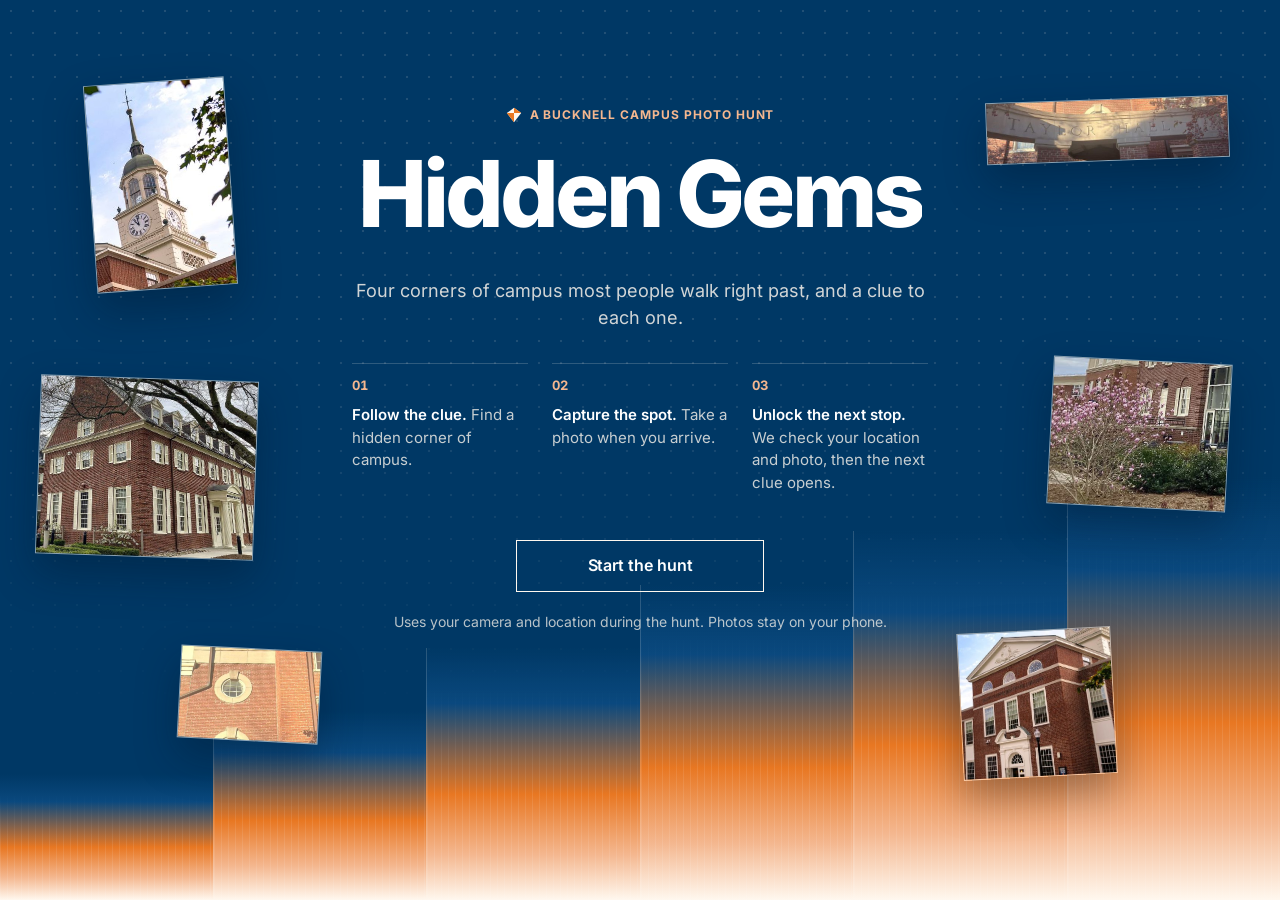
<file: index.html>
<!doctype html>
<html lang="en">
<head>
  <meta charset="utf-8">
  <meta name="viewport" content="width=device-width, initial-scale=1, viewport-fit=cover">
  <title>Hidden Gems · Bucknell</title>
  <meta name="description" content="A photo scavenger hunt to the corners of Bucknell most people walk past.">
  <meta name="theme-color" content="#003865">
  <link rel="manifest" href="manifest.webmanifest">
  <link rel="icon" href="icons/icon.svg" type="image/svg+xml">
  <link rel="apple-touch-icon" href="icons/icon-180.png">
  <meta name="apple-mobile-web-app-capable" content="yes">
  <meta name="mobile-web-app-capable" content="yes">
  <meta name="apple-mobile-web-app-status-bar-style" content="black-translucent">
  <meta name="apple-mobile-web-app-title" content="Hidden Gems">
  <link rel="preload" href="fonts/inter-latin-wght-normal.woff2" as="font" type="font/woff2" crossorigin>
  <link rel="stylesheet" href="styles.css">
  <script src="vendor/tf.min.js" defer></script>
  <script src="app.js" type="module"></script>
</head>
<body>
  <div class="judge-badge" id="judge-badge" hidden>Judge mode</div>

  <!-- Intro -->
  <section class="screen screen-intro" id="screen-intro">
    <div class="intro-bg" aria-hidden="true">
      <div class="dots"></div>
      <div class="bars">
        <i style="--h:14%; --p:0s"></i><i style="--h:21%; --p:-1.2s"></i><i style="--h:28%; --p:-2.4s"></i>
        <i style="--h:35%; --p:-3.6s"></i><i style="--h:41%; --p:-4.8s"></i><i style="--h:47%; --p:-6s"></i>
      </div>
    </div>
    <div class="floats" aria-hidden="true">
      <img class="float f1" src="images/float/library-tower.jpg" width="268" height="397" alt="">
      <img class="float f2" src="images/float/hildreth.jpg" width="640" height="525" alt="">
      <img class="float f3" src="images/float/taylor-arch.jpg" width="640" height="160" alt="">
      <img class="float f4" src="images/float/magnolia.jpg" width="480" height="396" alt="">
      <img class="float f5" src="images/float/taylor-window.jpg" width="504" height="330" alt="">
      <img class="float f6" src="images/float/library-front.jpg" width="415" height="398" alt="">
    </div>
    <div class="intro-copy">
      <p class="eyebrow brand">
        <svg class="mark" viewBox="0 0 20 20" aria-hidden="true"><path d="M10 1 19 7.5 10 19 1 7.5Z" fill="#fff8ef"/><path d="M10 1 19 7.5H10Z M1 7.5H10V19Z" fill="#e87722"/></svg>
        A Bucknell campus photo hunt
      </p>
      <h1 id="intro-title">Hidden Gems</h1>
      <p class="lede"><span id="stop-count">Four</span> corners of campus most people walk right past, and a clue to each one.</p>
      <ol class="how">
        <li><span class="num">01</span><p><strong>Follow the clue.</strong> Find a hidden corner of campus.</p></li>
        <li><span class="num">02</span><p><strong>Capture the spot.</strong> Take a photo when you arrive.</p></li>
        <li><span class="num">03</span><p><strong>Unlock the next stop.</strong> We check your location and photo, then the next clue opens.</p></li>
      </ol>
      <div class="intro-actions">
        <button class="btn btn-primary magnetic" id="btn-resume" hidden>Continue your hunt</button>
        <button class="btn btn-primary magnetic" id="btn-start">Start the hunt</button>
        <p class="fineprint">Uses your camera and location during the hunt. Photos stay on your phone.</p>
      </div>
    </div>
  </section>

  <!-- Clue -->
  <section class="screen screen-clue" id="screen-clue" hidden>
    <header class="topbar">
      <div class="facets" id="facets" aria-label="Progress"></div>
      <p class="counter" id="clue-counter"></p>
    </header>
    <article class="card clue-card">
      <p class="eyebrow">Clue</p>
      <p class="clue-text" id="clue-text"></p>
      <div class="hints" id="hints"></div>
      <button class="btn btn-link" id="btn-hint">Need a hint?</button>
    </article>
    <div class="heat" id="heat" aria-live="polite">
      <div class="heat-bar"><i></i><i></i><i></i><i></i><i></i></div>
      <p class="heat-label" id="heat-label">Finding your location…</p>
    </div>
    <div class="actions sticky">
      <label class="btn btn-primary btn-camera" for="photo-input">
        <svg viewBox="0 0 24 24" aria-hidden="true"><path d="M9 4 7.2 6H4a2 2 0 0 0-2 2v10a2 2 0 0 0 2 2h16a2 2 0 0 0 2-2V8a2 2 0 0 0-2-2h-3.2L15 4H9Zm3 4.5a4.5 4.5 0 1 1 0 9 4.5 4.5 0 0 1 0-9Zm0 2a2.5 2.5 0 1 0 0 5 2.5 2.5 0 0 0 0-5Z"/></svg>
        I'm here — take the photo
      </label>
      <input type="file" id="photo-input" accept="image/*" capture="environment" hidden>
    </div>
  </section>

  <!-- Checking / result -->
  <section class="screen screen-check" id="screen-check" hidden>
    <div class="photo-frame">
      <img id="check-photo" alt="Your photo">
      <div class="scan" id="scan"></div>
    </div>
    <ul class="checks">
      <li id="check-loc"><span class="dot"></span><div><strong>Location</strong><small></small></div></li>
      <li id="check-img"><span class="dot"></span><div><strong>Photo match</strong><small></small></div></li>
    </ul>
    <div class="result" id="result" hidden>
      <h2 id="result-title"></h2>
      <p id="result-body"></p>
      <div class="actions">
        <label class="btn btn-primary" for="photo-input" id="btn-retry">Try another photo</label>
        <button class="btn btn-ghost" id="btn-back">Back to the clue</button>
        <button class="btn btn-ghost" id="btn-keep" hidden>Keep this photo &amp; move on</button>
      </div>
    </div>
  </section>

  <!-- Found -->
  <section class="screen screen-found" id="screen-found" hidden>
    <header class="found-head">
      <p class="eyebrow" id="found-counter"></p>
      <h2 id="found-name"></h2>
    </header>
    <img class="found-photo" id="found-photo" alt="">
    <div class="card fact">
      <p class="eyebrow">Hidden fact</p>
      <p id="found-fact"></p>
    </div>
    <div class="actions">
      <button class="btn btn-primary" id="btn-next">Next clue</button>
    </div>
  </section>

  <!-- Album -->
  <section class="screen screen-album" id="screen-album" hidden>
    <canvas class="confetti" id="confetti" aria-hidden="true"></canvas>
    <p class="eyebrow">Hunt complete</p>
    <h1>Your Hidden Gems</h1>
    <p class="lede" id="album-summary"></p>
    <div class="album-grid" id="album-grid"></div>
    <div class="actions">
      <button class="btn btn-primary" id="btn-share" disabled>Preparing your album…</button>
      <button class="btn btn-ghost" id="btn-reset">Play again</button>
    </div>
  </section>

  <!-- Location notice: shown before play when location isn't on yet -->
  <div class="gate" id="loc-gate" role="dialog" aria-modal="true" aria-labelledby="gate-title" hidden>
    <div class="gate-panel">
      <p class="eyebrow">Before you start</p>
      <h2 id="gate-title">Turn on location</h2>
      <p class="gate-body">Hidden Gems checks that you're really at each stop. With location on, the heat meter guides you and your photos match more easily.</p>
      <p class="gate-status" id="gate-status" aria-live="polite" hidden></p>
      <div class="gate-help" id="gate-help" hidden></div>
      <p class="gate-fallback" id="gate-fallback">No location? You can still play. We'll check your photos only, and they need a closer match.</p>
      <div class="gate-actions">
        <button class="btn btn-primary" id="gate-primary">Turn on location</button>
        <button class="btn btn-ghost" id="gate-skip">Got it, check my photos only</button>
      </div>
    </div>
  </div>

  <div class="toast" id="toast" role="status" hidden></div>
</body>
</html>
</file>
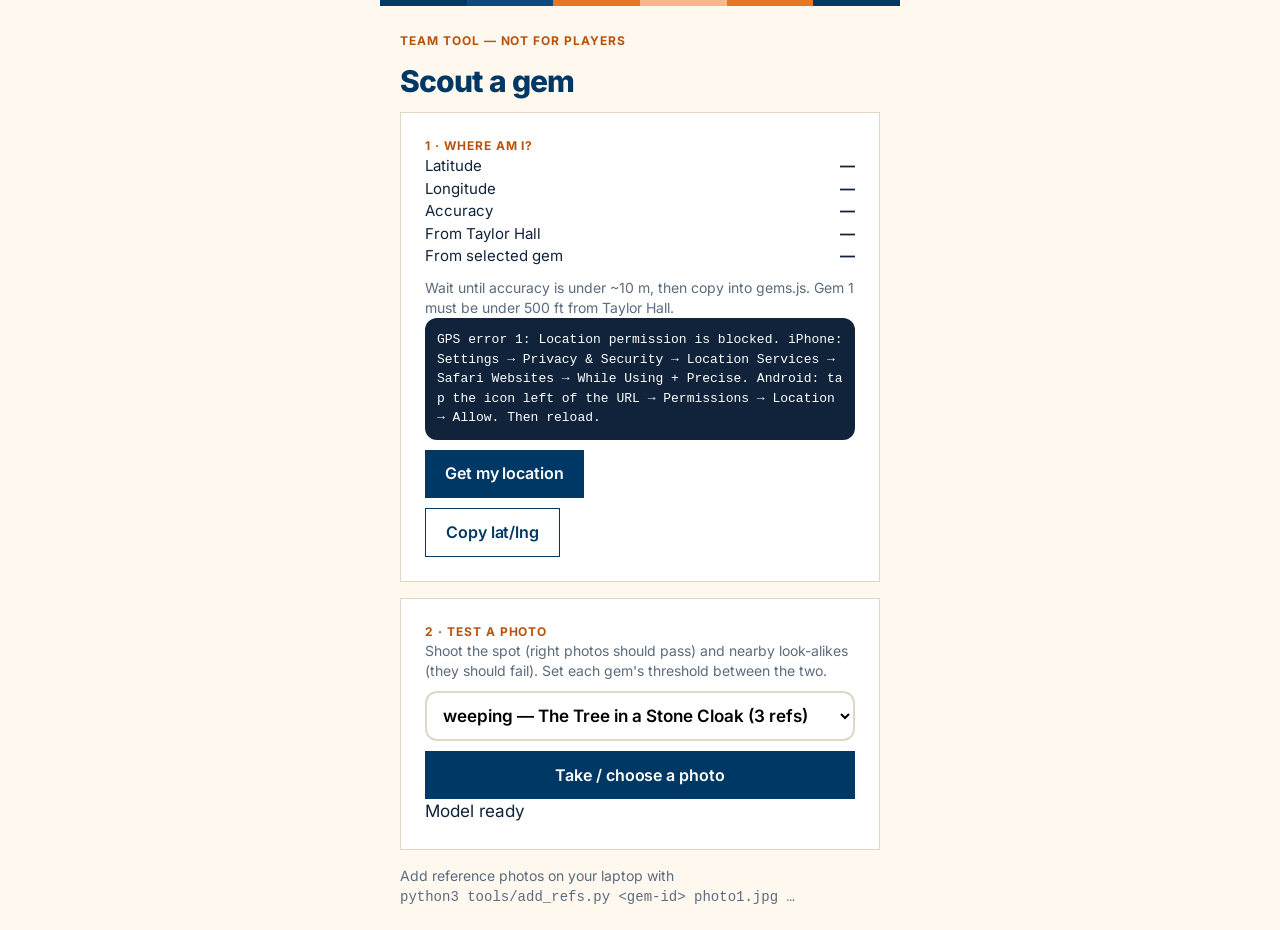
<file: tools/scout.html>
<!doctype html>
<html lang="en">
<head>
  <meta charset="utf-8">
  <meta name="viewport" content="width=device-width, initial-scale=1">
  <title>Hidden Gems · Scout</title>
  <link rel="stylesheet" href="../styles.css">
  <style>
    .screen { gap: 16px; }
    .row { display: flex; justify-content: space-between; gap: 12px; font-size: 15px; }
    .row b { font-variant-numeric: tabular-nums; }
    pre { margin: 0; padding: 12px; background: #10233a; color: #fff; border-radius: 12px; font-size: 13px; white-space: pre-wrap; word-break: break-all; }
    table { width: 100%; border-collapse: collapse; font-size: 15px; }
    td, th { padding: 8px 6px; border-bottom: 1px solid var(--line); text-align: left; font-variant-numeric: tabular-nums; }
    .pass { color: var(--ok); font-weight: 800; }
    .fail { color: var(--bad); font-weight: 800; }
    .preview { width: 100%; border-radius: 12px; display: block; }
    select { font: 600 17px var(--sans); padding: 12px; border-radius: 12px; border: 2px solid var(--line); background: #fff; }
  </style>
  <script src="../vendor/tf.min.js" defer></script>
</head>
<body>
  <section class="screen">
    <p class="eyebrow">Team tool — not for players</p>
    <h2>Scout a gem</h2>

    <div class="card">
      <p class="eyebrow">1 · Where am I?</p>
      <div class="row"><span>Latitude</span><b id="lat">—</b></div>
      <div class="row"><span>Longitude</span><b id="lng">—</b></div>
      <div class="row"><span>Accuracy</span><b id="acc">—</b></div>
      <div class="row"><span>From Taylor Hall</span><b id="taylor">—</b></div>
      <div class="row"><span>From selected gem</span><b id="fromgem">—</b></div>
      <p class="fineprint" style="text-align:left;margin-top:10px">Wait until accuracy is under ~10 m, then copy into gems.js. Gem 1 must be under 500 ft from Taylor Hall.</p>
      <pre id="snippet">waiting for GPS…</pre>
      <button class="btn btn-primary" id="gps" style="margin-top:10px">Get my location</button>
      <button class="btn btn-ghost" id="copy" style="margin-top:10px">Copy lat/lng</button>
    </div>

    <div class="card">
      <p class="eyebrow">2 · Test a photo</p>
      <p class="fineprint" style="text-align:left">Shoot the spot (right photos should pass) and nearby look-alikes (they should fail). Set each gem's threshold between the two.</p>
      <select id="gem" style="width:100%;margin:10px 0"></select>
      <label class="btn btn-primary" for="file">Take / choose a photo</label>
      <input type="file" id="file" accept="image/*" capture="environment" hidden>
      <p class="model-status" id="status">Loading model…</p>
      <img class="preview" id="preview" alt="" hidden>
      <table id="scores" hidden>
        <thead><tr><th>Gem</th><th>Score</th><th>Need</th><th></th></tr></thead>
        <tbody></tbody>
      </table>
      <button class="btn btn-ghost" id="share" style="margin-top:10px" hidden>Send this photo to my laptop</button>
    </div>

    <p class="fineprint">Add reference photos on your laptop with<br><code>python3 tools/add_refs.py &lt;gem-id&gt; photo1.jpg …</code></p>
  </section>

  <script type="module">
    import { GEMS, HUNT } from '../gems.js';
    import { distanceM } from '../geo.js';
    import { loadModel, loadImage, embedImage, scorePhoto } from '../vision.js';
    import { shareOrDownload } from '../album.js';

    const $ = (id) => document.getElementById(id);
    let fix = null, lastFile = null;

    for (const g of GEMS) {
      const o = document.createElement('option');
      o.value = g.id;
      o.textContent = `${g.id} — ${g.name} (${g.refs.length} refs)`;
      $('gem').appendChild(o);
    }
    const selected = () => GEMS.find((g) => g.id === $('gem').value);

    function renderFix() {
      if (!fix) return;
      $('lat').textContent = fix.lat.toFixed(6);
      $('lng').textContent = fix.lng.toFixed(6);
      $('acc').textContent = `${Math.round(fix.accuracy)} m`;
      const ft = distanceM(fix, HUNT.taylorHall) * 3.281;
      $('taylor').innerHTML = `${Math.round(ft)} ft <span class="${ft < 500 ? 'pass' : 'fail'}">${ft < 500 ? '✓' : '✕'}</span>`;
      $('fromgem').textContent = `${Math.round(distanceM(fix, selected()))} m`;
      $('snippet').textContent = `lat: ${fix.lat.toFixed(6)}, lng: ${fix.lng.toFixed(6)},`;
    }
    // Show GPS errors instead of waiting forever; the button retries from a tap,
    // which some phones need before they will show the permission prompt.
    const GEO_ERRORS = {
      1: 'Location permission is blocked. iPhone: Settings → Privacy & Security → Location Services → Safari Websites → While Using + Precise. Android: tap the icon left of the URL → Permissions → Location → Allow. Then reload.',
      2: 'Phone could not get a GPS fix. Turn Location on, step outside or near a window, and tap the button again.',
      3: 'GPS timed out. Step outside or near a window and tap the button again.',
    };
    function onGeoError(err) {
      $('snippet').textContent = `GPS error ${err.code}: ${GEO_ERRORS[err.code] || err.message}`;
    }
    function startGps() {
      $('snippet').textContent = 'Asking for location…';
      if (!('geolocation' in navigator)) { $('snippet').textContent = 'This browser has no GPS access. Use Safari (iPhone) or Chrome (Android).'; return; }
      if (!window.isSecureContext) { $('snippet').textContent = 'GPS needs an https:// link.'; return; }
      const opts = { enableHighAccuracy: true, maximumAge: 0, timeout: 20000 };
      navigator.geolocation.getCurrentPosition((p) => {
        fix = { lat: p.coords.latitude, lng: p.coords.longitude, accuracy: p.coords.accuracy };
        renderFix();
      }, onGeoError, opts);
      if (!window.__watching) {
        window.__watching = true;
        navigator.geolocation.watchPosition((p) => {
          fix = { lat: p.coords.latitude, lng: p.coords.longitude, accuracy: p.coords.accuracy };
          renderFix();
        }, onGeoError, { enableHighAccuracy: true, maximumAge: 0 });
      }
    }
    $('gps').addEventListener('click', startGps);
    startGps();
    $('gem').addEventListener('change', renderFix);
    $('copy').addEventListener('click', () => navigator.clipboard?.writeText($('snippet').textContent));

    loadModel().then(() => { $('status').textContent = 'Model ready'; }, (e) => { $('status').textContent = 'Model failed: ' + e.message; });

    $('file').addEventListener('change', async (e) => {
      const file = e.target.files[0];
      e.target.value = '';
      if (!file) return;
      lastFile = file;
      const url = URL.createObjectURL(file);
      $('preview').src = url;
      $('preview').hidden = false;
      $('status').textContent = 'Scoring…';
      const emb = await embedImage(await loadImage(url));
      const body = $('scores').querySelector('tbody');
      body.innerHTML = '';
      const scores = [];
      for (const g of GEMS) scores.push(await scorePhoto(emb, g));
      const top = Math.max(...scores.filter((s) => s !== null));
      for (const [i, g] of GEMS.entries()) {
        const s = scores[i];
        const tr = document.createElement('tr');
        // Same rule as the game: over the threshold AND the best match of all gems.
        const pass = s !== null && s >= g.threshold && s >= top;
        tr.innerHTML = `<td>${g.id === selected().id ? '<b>' + g.id + '</b>' : g.id}</td><td>${s === null ? 'no refs' : s.toFixed(3)}</td><td>${g.threshold}</td><td class="${pass ? 'pass' : 'fail'}">${s === null ? '' : pass ? 'PASS' : 'fail'}</td>`;
        body.appendChild(tr);
      }
      $('scores').hidden = false;
      $('share').hidden = false;
      $('status').textContent = 'Only the selected (bold) gem should PASS.';
    });

    $('share').addEventListener('click', () => lastFile && shareOrDownload(lastFile));
  </script>
</body>
</html>
</file>
<file: styles.css>
@font-face {
  font-family: "Inter";
  src: url("fonts/inter-latin-wght-normal.woff2") format("woff2");
  font-weight: 100 900;
  font-style: normal;
  font-display: swap;
}

:root {
  --navy: #003865;
  --navy-2: #0b4a80;
  --navy-3: #002a4d;
  --orange: #e87722;      /* accents without text on them */
  --orange-ink: #b9530b;  /* orange that carries text on cream: 4.6:1 */
  --peach: #f4b78f;       /* text accent on navy: 6.8:1 */
  --cream: #fff8ef;
  --paper: #ffffff;
  --ink: #10233a;
  --muted: #5b6b7e;       /* 5.1:1 on cream */
  --line: #e2d6c5;
  --ok: #1f8a5b;
  --bad: #c0392b;
  --shadow: 0 18px 40px rgba(0, 20, 40, .35);
  --s1: 8px; --s2: 12px; --s3: 16px; --s4: 24px; --s5: 32px; --s6: 48px;
  --sans: "Inter", system-ui, -apple-system, "Segoe UI", Roboto, sans-serif;
  --glass: linear-gradient(to top, var(--cream) 0%, var(--peach) 18%, var(--orange) 42%, rgba(11, 74, 128, .92) 78%, rgba(0, 56, 101, 0) 100%);
}

* { box-sizing: border-box; border-radius: 0; }
html, body { margin: 0; }
body {
  font-family: var(--sans);
  font-size: 17px;
  line-height: 1.5;
  color: var(--ink);
  background: var(--cream);
  min-height: 100dvh;
  -webkit-font-smoothing: antialiased;
  -webkit-tap-highlight-color: transparent;
}
[hidden] { display: none !important; }
:focus-visible { outline: 3px solid var(--navy); outline-offset: 3px; }

.screen {
  position: relative;
  max-width: 520px;
  margin: 0 auto;
  min-height: 100dvh;
  padding: calc(env(safe-area-inset-top) + var(--s5)) 20px calc(env(safe-area-inset-bottom) + var(--s4));
  display: flex;
  flex-direction: column;
  gap: var(--s4);
  animation: enter .3s ease-out;
}
@keyframes enter { from { opacity: 0; transform: translateY(8px); } }

/* Game screens carry a thin strip of the glass bars as their signature. */
.screen:not(.screen-intro)::before {
  content: "";
  position: absolute; top: 0; left: 0; right: 0; height: 6px;
  background: linear-gradient(90deg,
    var(--navy) 0 16.66%, var(--navy-2) 0 33.33%, var(--orange) 0 50%,
    var(--peach) 0 66.66%, var(--orange) 0 83.33%, var(--navy) 0);
}

h1, h2 { font-family: var(--sans); color: var(--navy); margin: 0; line-height: 1; font-weight: 800; letter-spacing: -.03em; }
h1 { font-size: clamp(40px, 11vw, 56px); }
h2 { font-size: 30px; }
p { margin: 0; }
.eyebrow {
  font-size: 12px;
  font-weight: 700;
  letter-spacing: .08em;
  text-transform: uppercase;
  color: var(--orange-ink);
}
.lede { font-size: 18px; line-height: 1.5; color: var(--muted); max-width: 36rem; }
.fineprint { font-size: 14px; line-height: 1.45; color: var(--muted); }

/* Buttons: square corners everywhere */
.actions { display: flex; flex-direction: column; gap: var(--s2); margin-top: auto; }
.actions.sticky {
  position: sticky;
  bottom: 0;
  padding-top: var(--s2);
  background: linear-gradient(to bottom, transparent, var(--cream) 30%);
}
.btn {
  appearance: none;
  border: 0;
  min-height: 48px;
  padding: 14px 20px;
  font: 600 16px/1.2 var(--sans);
  letter-spacing: -.005em;
  text-align: center;
  cursor: pointer;
  display: flex;
  align-items: center;
  justify-content: center;
  gap: 10px;
  user-select: none;
  transition: background-color .15s ease, border-color .15s ease, color .15s ease;
}
.btn:disabled { opacity: .55; cursor: default; }
.btn-primary { background: var(--navy); color: #fff; }
.btn-primary:hover { background: var(--navy-2); }
.btn-primary:active { background: var(--navy-3); }
.btn-ghost { background: transparent; color: var(--navy); border: 1.5px solid var(--navy); }
.btn-ghost:hover { background: rgba(0, 56, 101, .06); }
.btn-ghost:active { background: rgba(0, 56, 101, .12); }
.btn-ghost.armed { border-color: var(--bad); color: var(--bad); }
.btn-link {
  background: none; color: var(--navy-2); min-height: 44px; padding: 0;
  font-size: 16px; font-weight: 600; text-decoration: underline; text-underline-offset: 3px;
  justify-content: flex-start; align-self: flex-start;
}
.btn-link:hover { color: var(--navy); }
.btn-camera svg { width: 22px; height: 22px; fill: currentColor; }

/* ---------- Intro: navy hero, slitted-glass bars, floating photos ---------- */
.screen-intro {
  max-width: none;
  overflow: hidden;
  background: var(--navy);
  color: var(--cream);
  padding: calc(env(safe-area-inset-top) + var(--s4)) 20px calc(env(safe-area-inset-bottom) + var(--s4));
  gap: var(--s4);
  --sh-b: var(--cream);
  --band: max(27vh, 190px);
}
.intro-bg { position: absolute; inset: 0; z-index: 0; pointer-events: none; }
.dots {
  position: absolute; inset: 0;
  background-image: radial-gradient(rgba(255, 248, 239, .13) 1px, transparent 1.6px);
  background-size: 22px 22px;
  -webkit-mask-image: linear-gradient(to bottom, #000 35%, transparent 80%);
  mask-image: linear-gradient(to bottom, #000 35%, transparent 80%);
}
.bars {
  position: absolute; left: 0; right: 0; top: 0;
  height: calc(env(safe-area-inset-top) + var(--s4) + var(--band));
  display: flex; align-items: flex-end;
  --k: 1.7;
  -webkit-mask-image: linear-gradient(to top, transparent 0, #000 40%);
  mask-image: linear-gradient(to top, transparent 0, #000 40%);
}
.bars i {
  position: relative; flex: 1; height: calc(var(--h) * var(--k, 1));
  min-height: 0;
  background: var(--glass);
  border-left: 1px solid rgba(255, 248, 239, .16);
  transform-origin: bottom;
  animation: pulse-bar 7s ease-in-out var(--p) infinite alternate;
}
.bars i:first-child { border-left: 0; }
/* fine vertical reeds give the "slitted glass" texture */
.bars i::after {
  content: ""; position: absolute; inset: 0;
  background: repeating-linear-gradient(90deg, rgba(255, 255, 255, .09) 0 1px, transparent 1px 7px);
  -webkit-mask-image: linear-gradient(to top, #000 45%, transparent 85%);
  mask-image: linear-gradient(to top, #000 45%, transparent 85%);
}
@keyframes pulse-bar { from { transform: scaleY(.9); } to { transform: scaleY(1.04); } }

.floats { position: relative; z-index: 1; height: var(--band); margin: 0 -20px; pointer-events: none; }
.float {
  position: absolute; display: block; height: auto;
  border: 1px solid rgba(255, 248, 239, .55);
  box-shadow: var(--shadow);
  transform: rotate(var(--r));
  animation: drift var(--t, 8s) ease-in-out var(--p, 0s) infinite alternate;
}
@keyframes drift {
  from { transform: translateY(-6px) rotate(var(--r)); }
  to { transform: translateY(8px) rotate(var(--r)); }
}
/* phone collage: four photos in the top band */
/* widths are capped by the band height so tall photos never spill onto the title */
.f1 { left: 6%;  top: 4%;  width: min(25vw, calc(var(--band) * .6));  --r: -4deg; --t: 8s; }
.f2 { left: 30%; top: 16%; width: min(44vw, calc(var(--band) * .95)); --r: 2deg;  --t: 9s; --p: -2s; }
.f3 { left: 3%;  top: 70%; width: min(46vw, calc(var(--band) * 1.05)); --r: -2deg; --t: 7.5s; --p: -4s; }
.f4 { right: 5%; top: 2%;  width: min(27vw, calc(var(--band) * .8));  --r: 3deg;  --t: 8.5s; --p: -1s; }
.f5, .f6 { display: none; }

.intro-copy {
  position: relative; z-index: 2;
  display: flex; flex-direction: column; align-items: center; text-align: center;
  gap: var(--s3);
  width: 100%; max-width: 36rem; margin: 0 auto;
}
.screen-intro .eyebrow { color: var(--peach); }
.brand { display: flex; align-items: center; justify-content: center; gap: var(--s1); }
.brand .mark { width: 16px; height: 16px; flex: none; }
.screen-intro h1 { color: #fff; font-size: clamp(48px, 14vw, 104px); white-space: nowrap; letter-spacing: -.045em; }
.screen-intro .lede { color: rgba(255, 248, 239, .82); }
.how { list-style: none; padding: 0; margin: var(--s1) 0 0; width: 100%; text-align: left; }
.how li {
  display: grid; grid-template-columns: 32px 1fr; gap: var(--s2); align-content: start;
  padding: 10px 0; border-top: 1px solid rgba(255, 248, 239, .18);
}
.how li:last-child { border-bottom: 1px solid rgba(255, 248, 239, .18); }
.how .num { font-size: 13px; font-weight: 700; color: var(--peach); line-height: 1.7; font-variant-numeric: tabular-nums; }
.how p { font-size: 15px; line-height: 1.5; color: rgba(255, 248, 239, .78); }
.how strong { color: #fff; font-weight: 600; }
.intro-actions { display: flex; flex-direction: column; align-items: center; gap: var(--s2); margin-top: var(--s2); width: 100%; }
.screen-intro .btn-primary {
  min-width: 248px; min-height: 52px; padding: 0 32px;
  background: transparent; color: #fff;
  border: 1.5px solid var(--cream);
  font-size: 16px; font-weight: 600;
  transition: transform .45s cubic-bezier(.2, .9, .25, 1.25), background-color .15s ease;
}
.screen-intro .btn-primary:hover { background: rgba(255, 248, 239, .12); }
.screen-intro .btn-primary:active { background: rgba(255, 248, 239, .2); }
.screen-intro .btn-ghost {
  min-height: 44px; padding: 0 var(--s2);
  background: transparent; border: 0; color: rgba(255, 248, 239, .82);
  font-weight: 500; text-decoration: underline; text-underline-offset: 3px;
}
.screen-intro .btn-ghost:hover { color: #fff; background: transparent; }
.screen-intro .btn-ghost.armed { color: var(--peach); }
.screen-intro :focus-visible { outline-color: var(--peach); }
.screen-intro .fineprint { color: rgba(255, 248, 239, .72); margin-top: var(--s1); }

@media (max-height: 720px) and (max-width: 899px) {
  .screen-intro { --band: max(20vh, 130px); gap: var(--s3); }
  .intro-copy { gap: var(--s2); }
  .screen-intro h1 { font-size: clamp(44px, 12vw, 64px); }
}

@media (min-width: 900px) {
  .screen-intro { justify-content: center; padding-left: var(--s6); padding-right: var(--s6); }
  .bars { top: auto; bottom: 0; height: 100%; --k: 1; -webkit-mask-image: none; mask-image: none; }
  .floats { position: absolute; inset: 0; height: auto; margin: 0; }
  .intro-copy { max-width: min(36rem, 50vw); padding-bottom: 18vh; gap: var(--s4); }
  .screen-intro h1 { font-size: clamp(56px, 7.2vw, 104px); }
  .how { display: grid; grid-template-columns: repeat(3, 1fr); gap: var(--s4); }
  .how li { grid-template-columns: 1fr; gap: var(--s1); border-bottom: 0; }
  .how li:last-child { border-bottom: 0; }
  .f1 { left: 7%;  top: 9%;  width: clamp(110px, 11vw, 170px); }
  .f2 { left: 3%;  top: 42%; width: clamp(150px, 17vw, 260px); }
  .f3 { left: auto; right: 4%; top: 11%; width: clamp(170px, 19vw, 300px); }
  .f4 { right: 4%; top: 40%; width: clamp(130px, 14vw, 220px); }
  .f5 { display: block; left: 14%; top: 72%; width: clamp(110px, 11vw, 170px); --r: 3deg; --t: 9.5s; --p: -3s; }
  .f6 { display: block; right: 13%; top: 70%; width: clamp(120px, 12vw, 190px); --r: -3deg; --t: 8s; --p: -5s; }
}
@media (min-width: 900px) and (max-width: 1199px) {
  .f5, .f6 { display: none; }
}

/* ---------- Clue ---------- */
.topbar { display: flex; align-items: center; justify-content: space-between; gap: var(--s2); }
.facets { display: flex; gap: var(--s1); }
.facets i {
  width: 18px; height: 18px; display: block;
  clip-path: polygon(50% 0, 100% 38%, 50% 100%, 0 38%);
  background: var(--line);
}
.facets i.done { background: var(--orange); }
.facets i.current { background: var(--navy); }
.counter { font-weight: 700; color: var(--muted); font-size: 14px; letter-spacing: .02em; }
.card { background: var(--paper); padding: var(--s4); border: 1px solid var(--line); }
.clue-card { display: flex; flex-direction: column; gap: var(--s2); border-left: 4px solid var(--orange); }
.clue-text { font-size: 22px; line-height: 1.4; font-weight: 600; letter-spacing: -.015em; color: var(--navy); }
.hints { display: grid; gap: var(--s1); }
.hints p, .hints figure {
  margin: 0; padding: var(--s2) 14px;
  background: #fff3e4; color: var(--ink); font-size: 16px; line-height: 1.45;
  animation: enter .25s ease-out;
}
.hints figure img { width: 100%; filter: blur(6px); display: block; }
.hints figure figcaption { font-size: 14px; color: var(--muted); margin-top: 6px; }

.heat { display: flex; flex-direction: column; gap: var(--s1); align-items: center; text-align: center; }
.heat-bar { display: flex; gap: 4px; }
.heat-bar i { width: 44px; height: 8px; background: var(--line); display: block; transition: background .4s ease; }
.heat[data-level="0"] .heat-bar i:nth-child(-n+1) { background: #6fa8dc; }
.heat[data-level="1"] .heat-bar i:nth-child(-n+2) { background: #9ccfd8; }
.heat[data-level="2"] .heat-bar i:nth-child(-n+3) { background: #ffc46b; }
.heat[data-level="3"] .heat-bar i:nth-child(-n+4) { background: var(--orange); }
.heat[data-level="4"] .heat-bar i { background: #e2401c; }
.heat-label { font-size: 15px; font-weight: 600; color: var(--muted); max-width: 30rem; }

/* ---------- Check ---------- */
.photo-frame {
  position: relative; overflow: hidden;
  aspect-ratio: 3 / 4; max-height: 42dvh; background: var(--navy);
  flex: none;
}
.photo-frame img { width: 100%; height: 100%; object-fit: cover; display: block; }
.scan {
  position: absolute; inset: 0;
  background: linear-gradient(to bottom, transparent 0, rgba(232, 119, 34, 0) 40%, rgba(232, 119, 34, .5) 50%, transparent 52%);
  background-size: 100% 200%;
  animation: scan 1.6s linear infinite;
}
.scan.off { display: none; }
@keyframes scan { from { background-position: 0 100%; } to { background-position: 0 -100%; } }
.checks { list-style: none; margin: 0; padding: 0; display: grid; gap: var(--s1); }
.checks li {
  display: flex; gap: 14px; align-items: center;
  background: var(--paper); border: 1px solid var(--line); padding: var(--s2) var(--s3);
}
.checks small { display: block; color: var(--muted); font-size: 14px; margin-top: 2px; }
.dot { flex: none; width: 22px; height: 22px; border: 3px solid var(--line); border-top-color: var(--orange); animation: spin .8s linear infinite; }
@keyframes spin { to { transform: rotate(360deg); } }
.checks li.pass .dot, .checks li.fail .dot, .checks li.skip .dot, .checks li.unavailable .dot { animation: none; border: 0; display: grid; place-items: center; color: #fff; font-weight: 900; font-size: 13px; }
.checks li.pass .dot { background: var(--ok); }
.checks li.pass .dot::after { content: "✓"; }
.checks li.fail .dot { background: var(--bad); }
.checks li.fail .dot::after { content: "✕"; }
.checks li.skip .dot, .checks li.unavailable .dot { background: var(--muted); }
.checks li.skip .dot::after, .checks li.unavailable .dot::after { content: "–"; }
.result { display: flex; flex-direction: column; gap: var(--s2); animation: enter .25s ease-out; }
.result h2 { font-size: 26px; }
.result p { font-size: 17px; line-height: 1.5; color: var(--muted); }

/* ---------- Found ---------- */
.screen-found { text-align: center; align-items: stretch; }
.found-head {
  margin: calc(-1 * (env(safe-area-inset-top) + var(--s5))) -20px 0;
  padding: calc(env(safe-area-inset-top) + var(--s5) + 6px) 20px var(--s5);
  background: var(--navy);
  display: grid; gap: var(--s2);
  --sh-b: var(--cream);
}
.found-head .eyebrow { color: var(--peach); }
.found-head h2 { color: #fff; font-size: 34px; }
.found-photo { width: 100%; aspect-ratio: 1; object-fit: cover; border: 6px solid #fff; box-shadow: 0 10px 28px rgba(0, 56, 101, .18); }
.fact { text-align: left; display: grid; gap: var(--s1); }
.fact p:last-child { font-size: 17px; line-height: 1.5; }

/* ---------- Album ---------- */
.screen-album { position: relative; }
.confetti { position: fixed; inset: 0; width: 100%; height: 100%; pointer-events: none; z-index: 10; }
.album-grid { display: grid; grid-template-columns: 1fr 1fr; gap: var(--s2); }
.album-grid figure { margin: 0; background: var(--paper); border: 1px solid var(--line); overflow: hidden; }
.album-grid img { width: 100%; aspect-ratio: 1; object-fit: cover; display: block; }
.album-grid figcaption { padding: 10px var(--s2) var(--s2); font-size: 14px; font-weight: 700; color: var(--navy); line-height: 1.3; }
.album-grid figcaption small { display: block; font-weight: 500; color: var(--muted); margin-top: 2px; }

/* ---------- Location notice ---------- */
.gate {
  position: fixed; inset: 0; z-index: 40;
  background: rgba(0, 20, 40, .72);
  display: flex; align-items: flex-end; justify-content: center;
  animation: enter .2s ease-out;
}
.gate-panel {
  position: relative;
  width: 100%; max-width: 520px; max-height: 100dvh; overflow-y: auto;
  background: var(--cream); color: var(--ink);
  padding: var(--s5) 20px calc(env(safe-area-inset-bottom) + var(--s4));
  display: flex; flex-direction: column; gap: var(--s2);
}
.gate-panel::before {
  content: ""; position: absolute; top: 0; left: 0; right: 0; height: 6px;
  background: linear-gradient(90deg,
    var(--navy) 0 16.66%, var(--navy-2) 0 33.33%, var(--orange) 0 50%,
    var(--peach) 0 66.66%, var(--orange) 0 83.33%, var(--navy) 0);
}
.gate-panel h2 { font-size: 28px; }
.gate-body, .gate-fallback { font-size: 16px; line-height: 1.5; color: var(--muted); }
.gate-fallback { border-top: 1px solid var(--line); padding-top: var(--s2); }
.gate-status { font-size: 15px; font-weight: 600; padding: 10px var(--s2); border-left: 4px solid var(--muted); background: var(--paper); }
.gate-status.on { border-color: var(--ok); color: var(--ok); }
.gate-status.blocked { border-color: var(--bad); color: var(--bad); }
.gate-help { background: var(--paper); border: 1px solid var(--line); padding: var(--s2) var(--s3); font-size: 15px; line-height: 1.5; }
.gate-help ol { margin: var(--s1) 0 0; padding-left: 20px; display: grid; gap: 4px; }
.gate-help .note { margin-top: var(--s1); color: var(--muted); font-size: 14px; }
.gate-actions { display: flex; flex-direction: column; gap: var(--s2); margin-top: var(--s1); }
@media (min-width: 600px) { .gate { align-items: center; } }

/* ---------- Misc ---------- */
.toast {
  position: fixed; left: 50%; bottom: calc(env(safe-area-inset-bottom) + var(--s4)); transform: translateX(-50%);
  background: var(--navy); color: #fff; padding: var(--s2) 18px; font-size: 15px;
  max-width: calc(100% - 32px); box-shadow: var(--shadow); z-index: 20; animation: enter .25s ease-out;
}
.judge-badge {
  position: fixed; top: calc(env(safe-area-inset-top) + 10px); right: 8px; z-index: 30;
  background: var(--orange-ink); color: #fff; font-size: 11px; font-weight: 800; letter-spacing: .08em; text-transform: uppercase;
  padding: 4px 8px;
}

@media (prefers-reduced-motion: reduce) {
  *, *::before, *::after { animation: none !important; transition: none !important; }
}

/* Shutter text (shutter.js): letters blur in while three slices sweep across.
   Slice colors come from --sh-a / --sh-b so the effect works on navy and cream. */
.shutter .sh-word { display: inline-block; white-space: nowrap; }
.shutter .sh-char { position: relative; display: inline-block; overflow: hidden; }
.shutter .sh-main {
  display: inline-block;
  animation: sh-in .8s ease-out calc(var(--d) + .3s) backwards;
}
.shutter .sh-top, .shutter .sh-mid, .shutter .sh-bot {
  position: absolute; inset: 0; pointer-events: none; opacity: 0;
  animation: sh-sweep .7s ease-in-out var(--d) backwards;
}
.shutter .sh-top { color: var(--sh-a, var(--orange)); clip-path: polygon(0 0, 100% 0, 100% 35%, 0 35%); }
.shutter .sh-mid {
  color: var(--sh-b, var(--navy-2)); clip-path: polygon(0 35%, 100% 35%, 100% 65%, 0 65%);
  animation-name: sh-sweep-back; animation-delay: calc(var(--d) + .1s);
}
.shutter .sh-bot {
  color: var(--sh-a, var(--orange)); clip-path: polygon(0 65%, 100% 65%, 100% 100%, 0 100%);
  animation-delay: calc(var(--d) + .2s);
}
@keyframes sh-in { from { opacity: 0; filter: blur(10px); } to { opacity: 1; filter: blur(0); } }
@keyframes sh-sweep {
  0% { transform: translateX(-100%); opacity: 0; }
  50% { opacity: 1; }
  100% { transform: translateX(100%); opacity: 0; }
}
@keyframes sh-sweep-back {
  0% { transform: translateX(100%); opacity: 0; }
  50% { opacity: 1; }
  100% { transform: translateX(-100%); opacity: 0; }
}
</file>
